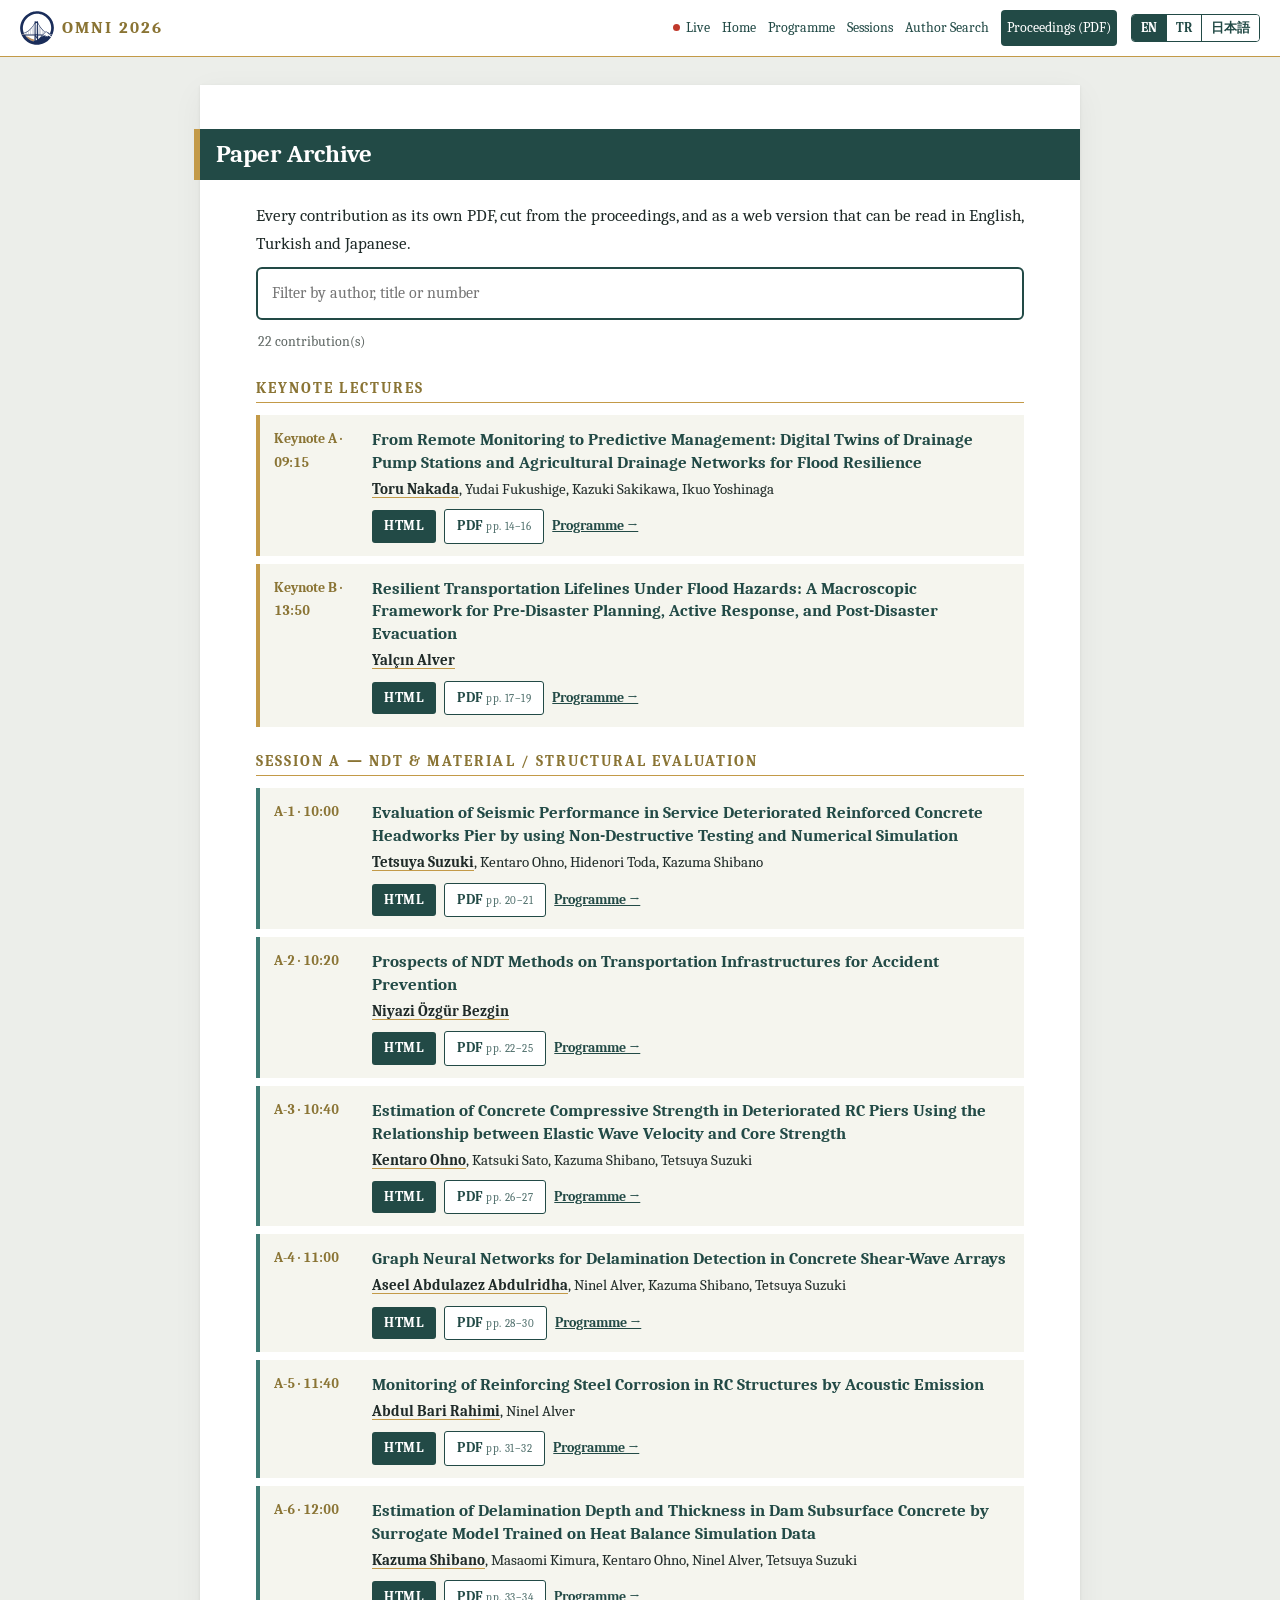
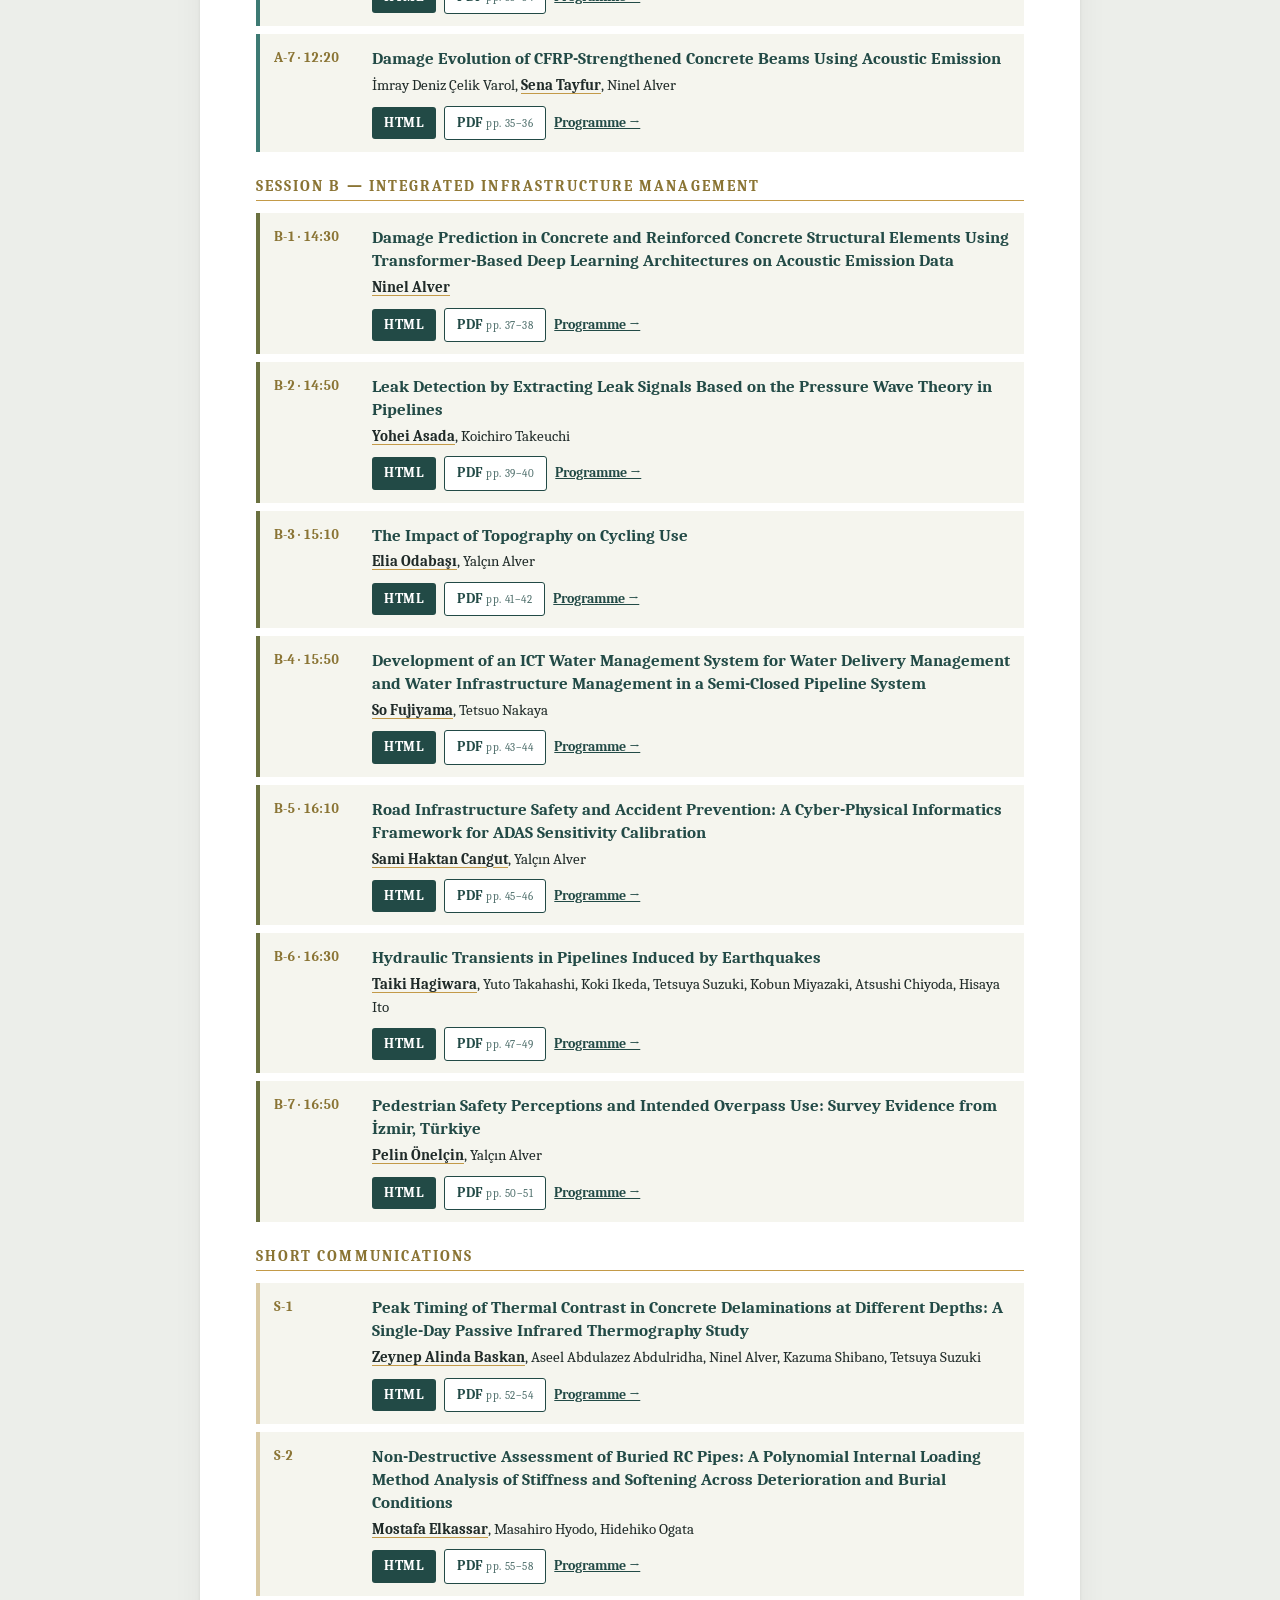
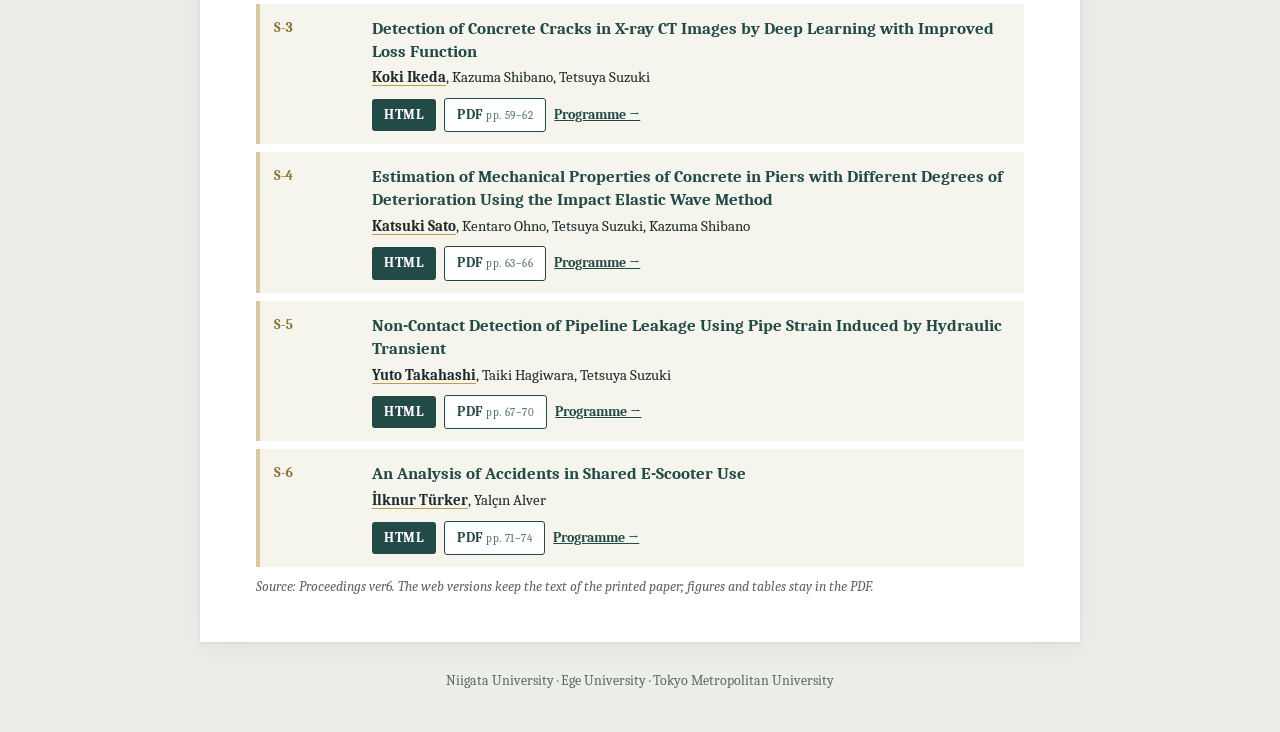
<file: archive/index.html>
<!doctype html>
<html lang="en">
<head>
<meta charset="utf-8">
<meta name="viewport" content="width=device-width, initial-scale=1">
<title>Paper Archive — OMNI 2026</title>
<meta name="description" content="OMNI 2026 paper archive: every keynote, oral presentation and short communication as its own PDF and as a web version in English, Turkish and Japanese.">
<link rel="icon" type="image/png" href="../favicon.png">
<link rel="preconnect" href="https://fonts.googleapis.com">
<link rel="preconnect" href="https://fonts.gstatic.com" crossorigin>
<link href="https://fonts.googleapis.com/css2?family=Caladea:ital,wght@0,400;0,700;1,400;1,700&family=Arimo:wght@400;700&display=swap" rel="stylesheet">
<link rel="stylesheet" href="../assets/style.css?v=20261024a">
</head>
<body data-title="_atitle">

<header class="runhead">
  <div class="in">
    <a class="brand" href="../"><img src="../assets/img/emblem.svg" alt="">OMNI 2026<small data-i18n="head.sub">JSPS Japan – TÜBİTAK Türkiye Bilateral Seminar · İzmir, Türkiye</small></a>
    <ul class="menu" id="menu">
      <li><a class="live" href="../#live" data-i18n="nav.live">Live</a></li>
      <li><a href="../" data-i18n="nav.home">Home</a></li>
      <li><a href="../#glance" data-i18n="nav.programme">Programme</a></li>
      <li><a href="../#sessions" data-i18n="nav.sessions">Sessions</a></li>
      <li><a href="../#search" data-i18n="nav.search">Author Search</a></li>
      <li><a class="pdf" href="../proceedings/" data-i18n="nav.pdf">Proceedings (PDF)</a></li>
    </ul>
    <div class="lang" role="group" aria-label="Language">
      <button type="button" data-lang="en" aria-pressed="true">EN</button><button type="button" data-lang="tr" aria-pressed="false">TR</button><button type="button" data-lang="ja" aria-pressed="false">日本語</button>
    </div>
    <button class="burger" aria-expanded="false" aria-controls="menu">☰<span class="lbl"> Menu</span></button>
  </div>
</header>

<main>
<article class="page">
  <h1 class="bar" data-i18n="ar.title">Paper Archive</h1>
  <p data-i18n="ar.lead">Every contribution as its own PDF, cut from the proceedings, and as a web version that can be read in English, Turkish and Japanese.</p>
  <input id="ar-q" type="search" autocomplete="off" spellcheck="false" data-i18n-ph="ar.ph" placeholder="Filter by author, title or number" aria-label="Filter papers">
  <div class="sr-meta" id="ar-meta" aria-live="polite"></div>
  <div id="ar-list"></div>
  <p class="note" data-i18n="ar.note">Source: Proceedings ver6. The web versions keep the text of the printed paper; figures and tables stay in the PDF.</p>
</article>
</main>

<footer data-i18n="f.unis">Niigata University · Ege University · Tokyo Metropolitan University</footer>

<script src="../assets/i18n.js?v=20261024a"></script>
<script src="../assets/secure.js?v=20261024a"></script>
<script src="../assets/app.js?v=20261024a"></script>
<script src="../assets/papers.js?v=20261024a"></script>
<script src="../assets/archive.js?v=20261024a"></script>
</body>
</html>
</file>
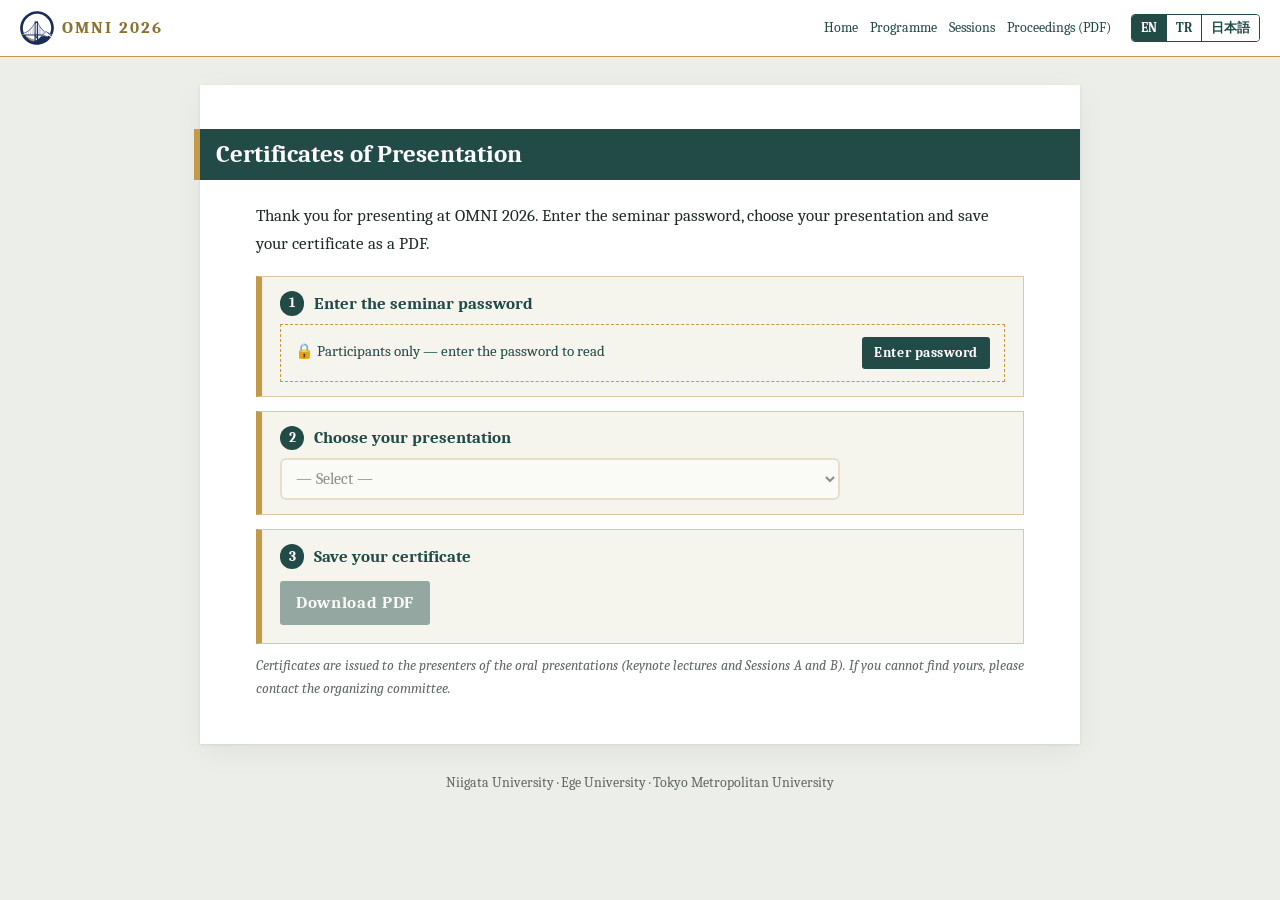
<file: certificates/index.html>
<!doctype html>
<html lang="en">
<head>
<meta charset="utf-8">
<meta name="viewport" content="width=device-width, initial-scale=1">
<title>Certificates of Presentation — OMNI 2026</title>
<meta name="description" content="OMNI 2026 Certificates of Presentation — JSPS Japan–Türkiye Bilateral Seminar, İzmir, 29–30 September 2026.">
<link rel="icon" type="image/png" href="../favicon.png">
<link rel="preconnect" href="https://fonts.googleapis.com">
<link rel="preconnect" href="https://fonts.gstatic.com" crossorigin>
<link href="https://fonts.googleapis.com/css2?family=Caladea:ital,wght@0,400;0,700;1,400;1,700&display=swap" rel="stylesheet">
<link rel="stylesheet" href="../assets/style.css?v=20261024a">
</head>
<!-- The certificates are published encrypted at certificates/<code>.pdf.enc (tools/encrypt.mjs). -->
<body data-title="_ctitle">

<header class="runhead">
  <div class="in">
    <a class="brand" href="../"><img src="../assets/img/emblem.svg" alt="">OMNI 2026<small data-i18n="head.sub">JSPS Japan – TÜBİTAK Türkiye Bilateral Seminar · İzmir, Türkiye</small></a>
    <ul class="menu" id="menu">
      <li><a href="../" data-i18n="nav.home">Home</a></li>
      <li><a href="../#glance" data-i18n="nav.programme">Programme</a></li>
      <li><a href="../#sessions" data-i18n="nav.sessions">Sessions</a></li>
      <li><a href="../proceedings/" data-i18n="nav.pdf">Proceedings (PDF)</a></li>
    </ul>
    <div class="lang" role="group" aria-label="Language">
      <button type="button" data-lang="en" aria-pressed="true">EN</button><button type="button" data-lang="tr" aria-pressed="false">TR</button><button type="button" data-lang="ja" aria-pressed="false">日本語</button>
    </div>
    <button class="burger" aria-expanded="false" aria-controls="menu">☰<span class="lbl"> Menu</span></button>
  </div>
</header>

<main>
<article class="page">
  <h1 class="bar" data-i18n="c.title">Certificates of Presentation</h1>
  <p style="text-align:left" data-i18n="c.lead">Thank you for presenting at OMNI 2026. Enter the seminar password, choose your presentation and save your certificate as a PDF.</p>

  <ol class="cert-steps">
    <li>
      <h3><span>1</span> <b data-i18n="c.s1">Enter the seminar password</b></h3>
      <div id="cert-lock"></div>
      <p class="cert-ok" id="cert-ok" hidden data-i18n="c.ok">✓ Unlocked</p>
    </li>
    <li>
      <h3><span>2</span> <b data-i18n="c.s2">Choose your presentation</b></h3>
      <select id="cert-pick" disabled aria-label="Presentation">
        <option value="" data-i18n="c.pick">— Select —</option>
      </select>
    </li>
    <li>
      <h3><span>3</span> <b data-i18n="c.s3">Save your certificate</b></h3>
      <p class="cert-who" id="cert-who"></p>
      <button class="btn" id="cert-dl" type="button" disabled data-i18n="c.dl">Download PDF</button>
      <a class="btn line" id="cert-open" hidden target="_blank" rel="noopener" data-i18n="c.open">Open PDF</a>
      <p class="sec-err" id="cert-err" hidden data-i18n="c.err">The certificate could not be loaded. Please try again.</p>
    </li>
  </ol>
  <p class="note" data-i18n="c.note">Certificates are issued to the presenters of the oral presentations (keynote lectures and Sessions A and B). If you cannot find yours, please contact the organizing committee.</p>
</article>
</main>

<footer data-i18n="f.unis">Niigata University · Ege University · Tokyo Metropolitan University</footer>

<script src="../assets/i18n.js?v=20261024a"></script>
<script src="../assets/secure.js?v=20261024a"></script>
<script src="../assets/app.js?v=20261024a"></script>
<script src="../assets/papers.js?v=20261024a"></script>
<script src="../assets/certificates.js?v=20261024a"></script>
</body>
</html>
</file>
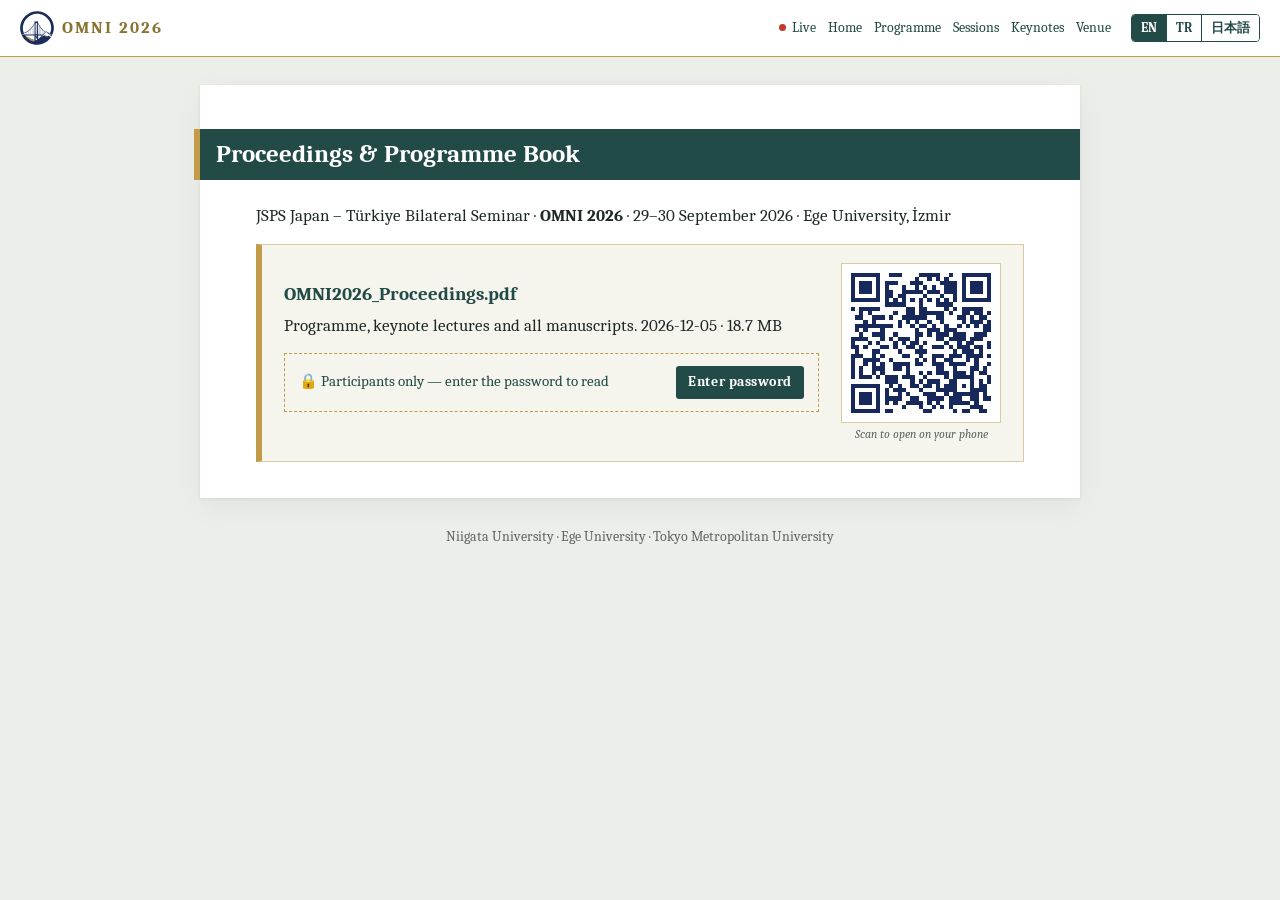
<file: proceedings/index.html>
<!doctype html>
<html lang="en">
<head>
<meta charset="utf-8">
<meta name="viewport" content="width=device-width, initial-scale=1">
<title>Proceedings &amp; Programme Book — OMNI 2026</title>
<meta name="description" content="OMNI 2026 Proceedings &amp; Programme Book (PDF) — JSPS Japan–Türkiye Bilateral Seminar, İzmir, 29–30 September 2026.">
<link rel="icon" type="image/png" href="../favicon.png">
<link rel="preconnect" href="https://fonts.googleapis.com">
<link rel="preconnect" href="https://fonts.gstatic.com" crossorigin>
<link href="https://fonts.googleapis.com/css2?family=Caladea:ital,wght@0,400;0,700;1,400;1,700&display=swap" rel="stylesheet">
<link rel="stylesheet" href="../assets/style.css?v=20261024a">
</head>
<!-- The book is published encrypted at proceedings/OMNI2026_Proceedings.pdf.enc (tools/encrypt.mjs); the URL and QR code stay the same. -->
<body data-pdf="OMNI2026_Proceedings.pdf" data-title="_ptitle">

<header class="runhead">
  <div class="in">
    <a class="brand" href="../"><img src="../assets/img/emblem.svg" alt="">OMNI 2026<small data-i18n="head.sub">JSPS Japan – TÜBİTAK Türkiye Bilateral Seminar · İzmir, Türkiye</small></a>
    <ul class="menu" id="menu">
      <li><a class="live" href="../#live" data-i18n="nav.live">Live</a></li>
      <li><a href="../" data-i18n="nav.home">Home</a></li>
      <li><a href="../#glance" data-i18n="nav.programme">Programme</a></li>
      <li><a href="../#sessions" data-i18n="nav.sessions">Sessions</a></li>
      <li><a href="../#keynotes" data-i18n="nav.keynotes">Keynotes</a></li>
      <li><a href="../#venue" data-i18n="nav.venue">Venue</a></li>
    </ul>
    <div class="lang" role="group" aria-label="Language">
      <button type="button" data-lang="en" aria-pressed="true">EN</button><button type="button" data-lang="tr" aria-pressed="false">TR</button><button type="button" data-lang="ja" aria-pressed="false">日本語</button>
    </div>
    <button class="burger" aria-expanded="false" aria-controls="menu">☰<span class="lbl"> Menu</span></button>
  </div>
</header>

<main>
<article class="page">
  <h1 class="bar" data-i18n="p.title">Proceedings &amp; Programme Book</h1>
  <p style="text-align:left" data-i18n="p.meta">JSPS Japan – Türkiye Bilateral Seminar · <b>OMNI 2026</b> · 29–30 September 2026 · Ege University, İzmir</p>

  <!-- Until the PDF is uploaded -->
  <div class="pending" data-when="soon" style="margin-top:14px">
    <div class="tag" data-i18n="p.tag">COMING SOON</div><br>
    <b style="color:var(--teal);font-size:1.15rem" data-i18n="p.soonT">The proceedings will be available here soon.</b>
    <p style="text-align:center" data-i18n="p.soonP">Once released, the PDF can be viewed and downloaded from this page and via the QR code.</p>
    <img src="../assets/qr/proceedings-qr.svg" alt="QR code for this page">
    <div class="note" data-i18n="p.qrSoon">This QR code will be activated when the PDF is released</div>
    <a class="btn line" style="margin-top:16px" href="../#glance" data-i18n="p.back">View the programme</a>
  </div>

  <!-- When the PDF exists -->
  <div data-when="ready" hidden>
    <div class="pbox" style="margin-top:14px">
      <div>
        <h3>OMNI2026_Proceedings.pdf</h3>
        <p><span data-i18n="p.desc">Programme, keynote lectures and all manuscripts.</span> <span id="pdf-info"></span></p>
        <div id="pdf-lock"></div>
        <a class="btn" id="pdf-open" hidden target="_blank" rel="noopener" data-i18n="p.open">Open PDF</a>
        <a class="btn line" id="pdf-dl" hidden download="OMNI2026_Proceedings.pdf" data-i18n="p.dl">Download</a>
      </div>
      <figure>
        <img src="../assets/qr/proceedings-qr.svg" alt="QR code for this page">
        <figcaption data-i18n="pbox.qrReady">Scan to open on your phone</figcaption>
      </figure>
    </div>
    <iframe class="viewer" id="viewer" hidden title="OMNI 2026 Proceedings PDF" style="margin-top:20px"></iframe>
  </div>
</article>
</main>

<footer data-i18n="f.unis">Niigata University · Ege University · Tokyo Metropolitan University</footer>

<script src="../assets/i18n.js?v=20261024a"></script>
<script src="../assets/secure.js?v=20261024a"></script>
<script src="../assets/app.js?v=20261024a"></script>
</body>
</html>
</file>
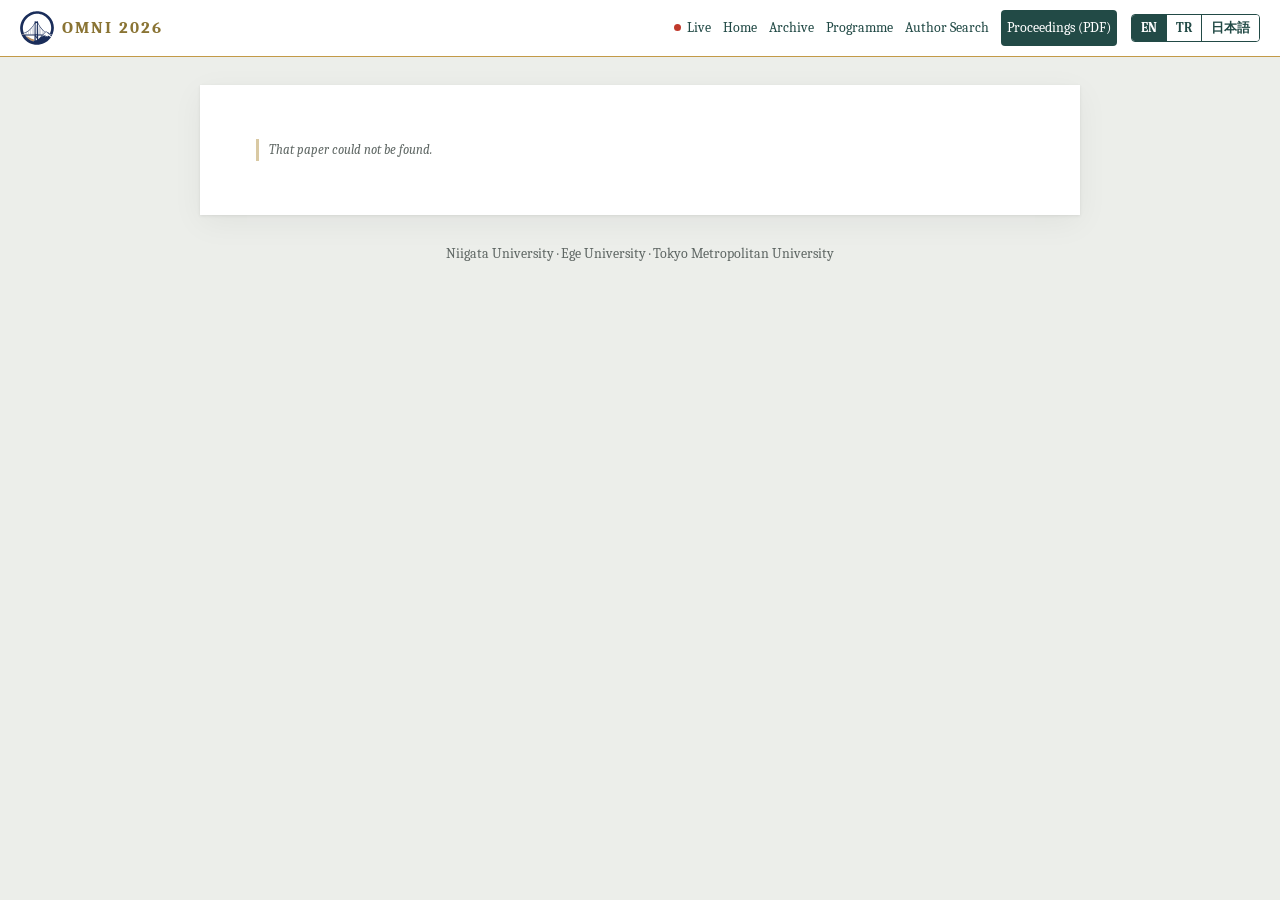
<file: archive/paper.html>
<!doctype html>
<html lang="en">
<head>
<meta charset="utf-8">
<meta name="viewport" content="width=device-width, initial-scale=1">
<title>Paper — OMNI 2026</title>
<meta name="description" content="OMNI 2026 paper: web version and the PDF of this contribution only.">
<link rel="icon" type="image/png" href="../favicon.png">
<link rel="preconnect" href="https://fonts.googleapis.com">
<link rel="preconnect" href="https://fonts.gstatic.com" crossorigin>
<link href="https://fonts.googleapis.com/css2?family=Caladea:ital,wght@0,400;0,700;1,400;1,700&family=Arimo:wght@400;700&display=swap" rel="stylesheet">
<link rel="stylesheet" href="../assets/style.css?v=20261024a">
</head>
<body>

<header class="runhead">
  <div class="in">
    <a class="brand" href="../"><img src="../assets/img/emblem.svg" alt="">OMNI 2026<small data-i18n="head.sub">JSPS Japan – TÜBİTAK Türkiye Bilateral Seminar · İzmir, Türkiye</small></a>
    <ul class="menu" id="menu">
      <li><a class="live" href="../#live" data-i18n="nav.live">Live</a></li>
      <li><a href="../" data-i18n="nav.home">Home</a></li>
      <li><a href="./" data-i18n="nav.archive">Archive</a></li>
      <li><a href="../#glance" data-i18n="nav.programme">Programme</a></li>
      <li><a href="../#search" data-i18n="nav.search">Author Search</a></li>
      <li><a class="pdf" href="../proceedings/" data-i18n="nav.pdf">Proceedings (PDF)</a></li>
    </ul>
    <div class="lang" role="group" aria-label="Language">
      <button type="button" data-lang="en" aria-pressed="true">EN</button><button type="button" data-lang="tr" aria-pressed="false">TR</button><button type="button" data-lang="ja" aria-pressed="false">日本語</button>
    </div>
    <button class="burger" aria-expanded="false" aria-controls="menu">☰<span class="lbl"> Menu</span></button>
  </div>
</header>

<main>
<article class="page paper" id="paper">
  <p class="pv-loading" data-i18n="pv.loading">Loading…</p>
</article>
</main>

<footer data-i18n="f.unis">Niigata University · Ege University · Tokyo Metropolitan University</footer>

<script src="../assets/i18n.js?v=20261024a"></script>
<script src="../assets/secure.js?v=20261024a"></script>
<script src="../assets/app.js?v=20261024a"></script>
<script src="../assets/papers.js?v=20261024a"></script>
<script src="../assets/paper-view.js?v=20261024a"></script>
</body>
</html>
</file>
<file: assets/style.css>
/* OMNI 2026 — styled after the Proceedings & Programme Book */
:root{
  --teal:#224a46;       /* section title bars, table headers */
  --teal-2:#3d7a73;     /* Session A, keynote tabs */
  --olive:#6b7140;      /* Session B */
  --gold:#c39a48;       /* accents, day bars */
  --gold-ink:#8a7434;   /* gold subheads on white */
  --ink:#1f2a28;
  --muted:#5f6764;
  --rule:#d9c9a3;
  --row:#eef2ef;
  --row-2:#f5f5ee;
  --paper:#ffffff;
  --desk:#eceeea;
  --page:880px;
}
*{box-sizing:border-box}
html{scroll-behavior:smooth;scroll-padding-top:64px}
body{margin:0;background:var(--desk);color:var(--ink);font:17px/1.65 Caladea,Cambria,Georgia,serif;-webkit-font-smoothing:antialiased}
html[lang="ja"] body{font-family:Caladea,"Noto Serif JP","Hiragino Mincho ProN","Yu Mincho",serif;line-height:1.8}
html[lang="ja"] p{text-align:left}
img{max-width:100%;display:block}
a{color:var(--teal)}
p{margin:.55em 0;text-align:justify;hyphens:auto}
h1,h2,h3,h4{margin:0;line-height:1.25}
[hidden]{display:none!important}

/* ---------- running header / nav ---------- */
.runhead{position:sticky;top:0;z-index:50;background:rgba(255,255,255,.96);backdrop-filter:blur(6px);border-bottom:1px solid var(--gold)}
.runhead .in{max-width:1400px;margin:0 auto;padding-inline:20px;height:56px;display:flex;align-items:center;gap:14px}
.runhead .brand{display:flex;align-items:center;gap:8px;font-weight:700;letter-spacing:.12em;color:var(--gold-ink);text-decoration:none;white-space:nowrap}
.runhead .brand img{width:34px;height:34px}
.runhead .brand small{font-weight:400;letter-spacing:0;color:var(--muted);margin-left:4px;font-size:.88rem}
.menu{display:flex;list-style:none;margin:0 0 0 auto;padding:0;gap:0}
.menu a{display:block;padding:6px 6px;color:var(--teal);text-decoration:none;font-size:.9rem;border-radius:4px;white-space:nowrap}
.menu a:hover{background:var(--row)}
.menu a.pdf{background:var(--teal);color:#fff;margin-left:6px}
.menu a.pdf:hover{background:var(--teal-2)}
.lang{display:flex;border:1px solid var(--teal);border-radius:4px;overflow:hidden;flex:none}
.lang button{font:inherit;font-size:.8rem;font-weight:700;background:#fff;color:var(--teal);border:0;padding:5px 9px;cursor:pointer;line-height:1.2}
.lang button+button{border-left:1px solid var(--teal)}
.lang button[aria-pressed="true"]{background:var(--teal);color:#fff}
.burger{display:none;background:none;border:1px solid var(--rule);border-radius:6px;padding:6px 10px;font:inherit;color:var(--teal);cursor:pointer;flex:none}
/* header never overlaps: items keep their width, and app.js measures the bar —
   .nosub hides the subtitle, .compact folds the menu into the ☰ button (any language, any width) */
.runhead .brand,.runhead .menu{flex:none}
.runhead.nosub .brand small{display:none}
.runhead.compact .burger{display:block}
.runhead.compact .lang{margin-left:auto}
.runhead.compact .menu{display:none;position:absolute;top:56px;left:0;right:0;flex-direction:column;background:#fff;border-bottom:2px solid var(--gold);padding:8px 16px 14px;box-shadow:0 10px 20px rgba(0,0,0,.08);max-height:calc(100vh - 56px);overflow:auto}
.runhead.compact .menu.open{display:flex}
.runhead.compact .menu a{padding:11px 6px;border-bottom:1px solid var(--row);font-size:1rem}
.runhead.compact .menu a.pdf{margin:10px 0 0;text-align:center}

/* ---------- page (paper) ---------- */
.page{max-width:var(--page);margin:28px auto;background:var(--paper);box-shadow:0 1px 3px rgba(0,0,0,.08),0 8px 30px rgba(0,0,0,.05);padding:44px 56px 36px}
.page-foot{margin-top:34px;text-align:right;font-size:.78rem;color:var(--muted)}
.page-foot b{color:var(--gold-ink);margin-left:8px}

/* section title bar */
.bar{background:var(--teal);color:#fff;border-left:6px solid var(--gold);padding:10px 16px;margin:0 -56px 22px -62px;font-size:1.55rem;font-weight:700}
/* gold small-caps subhead */
.sub{color:var(--gold-ink);font-size:.92rem;font-weight:700;letter-spacing:.14em;text-transform:uppercase;border-bottom:1px solid var(--gold);padding-bottom:4px;margin:26px 0 12px}
.sub.teal{color:var(--teal-2);border-color:var(--teal-2)}
.note{font-size:.88rem;color:var(--muted);font-style:italic}

/* ---------- cover ---------- */
.cover{text-align:center;padding-top:30px}
.cover .logo{margin:0 auto 18px;max-width:560px;width:100%}
.cover .jsps{background:var(--teal);color:#fff;font-weight:700;letter-spacing:.14em;font-size:1.25rem;line-height:1.3;padding:8px 12px;margin:0 auto}
.cover .book{color:var(--gold-ink);letter-spacing:.2em;font-weight:700;margin:16px 0 0;padding-bottom:12px;border-bottom:1px solid var(--gold)}
.cover .theme-l{color:var(--gold);letter-spacing:.2em;font-size:.78rem;font-weight:700;margin-top:26px}
.cover .theme{font-style:italic;color:var(--teal);font-size:1.3rem;line-height:1.4;margin-top:4px}
.cover .date{font-size:1.75rem;font-weight:700;color:var(--teal);margin-top:30px}
.cover .venue{font-weight:700}
.cover .where{color:var(--muted)}
.cover .org{margin-top:34px;padding-top:14px;border-top:1px solid var(--gold-ink);font-size:.95rem}
.cover .org .l{color:var(--gold);letter-spacing:.2em;font-size:.75rem;font-weight:700}
.cover .org b{color:var(--teal)}
.cover .org small{display:block;color:var(--muted)}

.stats{display:grid;grid-template-columns:repeat(4,1fr);background:var(--teal);margin:30px 0 0}
.stats div{text-align:center;padding:10px 6px;border-right:1px solid rgba(255,255,255,.25)}
.stats div:last-child{border-right:0}
.stats b{display:block;color:var(--gold);font-size:1.8rem;line-height:1.1}
.stats span{color:#fff;font-size:.68rem;letter-spacing:.14em;text-transform:uppercase;font-weight:700}
html[lang="ja"] .stats span{letter-spacing:.02em}

/* scalable logo: emblem (SVG) + live text, sized to its own width */
:root{--logo-font:Arimo,"Helvetica Neue",Helvetica,Arial,sans-serif}
.brandmark{container-type:inline-size;max-width:640px;margin:10px auto 22px;color:#16295a;font-family:var(--logo-font);text-align:center;line-height:1}
.bm-word{display:flex;align-items:center;justify-content:center;max-width:100%}
.bm-o{width:20cqi;height:auto;flex:none;margin-right:1cqi}
.bm-mni{font-weight:700;font-size:24cqi;letter-spacing:-.02em;line-height:.76}
.bm-year{font-weight:400;font-size:11cqi;color:#b58a4e;margin-left:4.5cqi;letter-spacing:0}
.bm-title{font-weight:700;font-size:clamp(13px,3.9cqi,25px);line-height:1.25;margin-top:5cqi;text-wrap:balance}
.bm-date{display:flex;align-items:center;justify-content:center;gap:3cqi;font-weight:700;font-size:clamp(10.5px,3.1cqi,19px);margin-top:4cqi}
.bm-date::before,.bm-date::after{content:"";flex:0 1 14cqi;height:max(2px,.4cqi);background:#48577f;border-radius:2px}
.bm-date span{white-space:nowrap;flex:none}
.bm-sky{display:block;width:100%;height:auto;margin-top:1.5cqi}
html[lang="ja"] .bm-date{font-family:var(--logo-font),"Hiragino Sans","Noto Sans JP",sans-serif}
@container (max-width:420px){
  .bm-title br{display:none}
  .bm-title{font-size:clamp(12.5px,4.1cqi,18px)}
  .bm-date{font-size:clamp(10px,3.05cqi,14px)}
  .bm-date::before,.bm-date::after{flex-basis:6cqi}
}
/* vector logos (SVG with embedded font) */
.logo-svg{max-width:640px;margin:12px auto 0}
.logo-svg svg,.logo-svg img{display:block;width:100%;height:auto}
.cover-sky{display:block;width:100%;max-width:640px;height:auto;margin:2px auto 22px}
/* skyline hotspots: Bosphorus Bridge (left) and Mount Fuji (right) */
.sky{position:relative;max-width:640px;margin:2px auto 22px}
.sky .cover-sky{margin:0;max-width:none}
.spot{position:absolute;top:4%;height:92%;border-radius:10px;outline:2px dashed transparent;outline-offset:-2px;transition:background-color .2s,outline-color .2s}
.spot-bridge{left:1%;width:54%}
.spot-fuji{left:57%;width:42%}
.spot:hover,.spot:focus-visible,.spot.show{background:radial-gradient(ellipse at 50% 45%,rgba(195,154,72,.16),rgba(22,41,90,.04) 70%);outline-color:rgba(22,41,90,.3)}
/* pulsing markers on the bridge tower and the summit of Mount Fuji */
.spot::before{content:"";position:absolute;width:12px;height:12px;margin:-6px 0 0 -6px;border-radius:50%;background:var(--gold);border:2px solid #fff;animation:ping 2.2s ease-out infinite;pointer-events:none}
.spot-bridge::before{left:30%;top:9%}
.spot-fuji::before{left:52%;top:12%;animation-delay:1.1s}
.spot:hover::before,.spot.show::before{animation:none;background:#16295a}
@keyframes ping{0%{box-shadow:0 0 0 0 rgba(195,154,72,.7)}70%{box-shadow:0 0 0 16px rgba(195,154,72,0)}100%{box-shadow:0 0 0 0 rgba(195,154,72,0)}}
/* on devices with a mouse the note follows the cursor */
.spot.follow .tip{right:auto;bottom:auto;transform:translateX(-50%);transition:opacity .15s,visibility .15s}
.spot.follow .tip::after{left:var(--ax,50%);right:auto;margin-left:-7px}
.sky-hint{font-size:.78rem;color:var(--muted);font-style:italic;text-align:center;margin:-16px 0 20px}
.tip{position:absolute;bottom:calc(100% + 10px);width:max-content;max-width:min(320px,82vw);background:#16295a;color:#fff;font:700 .86rem/1.45 var(--logo-font),"Hiragino Sans","Noto Sans JP",sans-serif;padding:9px 13px;border-radius:6px;text-align:left;opacity:0;visibility:hidden;transform:translateY(4px);transition:opacity .15s,transform .15s,visibility .15s;pointer-events:none;z-index:5;box-shadow:0 6px 18px rgba(0,0,0,.22)}
.tip small{display:block;font-weight:400;opacity:.8;margin-top:3px}
.tip::after{content:"";position:absolute;top:100%;border:7px solid transparent;border-top-color:#16295a}
.spot-bridge .tip{left:8%}
.spot-bridge .tip::after{left:22px}
.spot-fuji .tip{right:6%}
.spot-fuji .tip::after{right:22px}
.spot:hover .tip,.spot:focus-visible .tip,.spot.show .tip{opacity:1;visibility:visible;transform:none}
.unis-svg{max-width:470px;margin:12px auto 14px}
.unis-svg svg,.unis-svg img{display:block;width:100%;height:auto}
/* organizer logos with live names */
.cover .org .unis{display:flex;align-items:center;justify-content:center;gap:clamp(12px,4vw,30px);margin:10px auto 14px}
.uni{display:flex;align-items:center;gap:clamp(8px,2.2vw,16px)}
.uni img{height:clamp(52px,11vw,84px);width:auto}
.uni span{font-family:var(--logo-font);font-weight:700;color:#1b2a5e;font-size:clamp(16px,4.2vw,28px);line-height:1.1;text-align:left}
.uni-sep{width:2px;align-self:stretch;background:#c9ccd6}

/* proceedings download box */
.pbox{display:grid;grid-template-columns:1fr 160px;gap:22px;align-items:center;border:1px solid var(--rule);border-left:6px solid var(--gold);background:var(--row-2);padding:18px 22px;margin-top:26px;text-align:left}
.pbox h3{color:var(--teal);font-size:1.2rem}
.pbox p{margin:.3em 0 .8em;text-align:left}
.pbox figure{margin:0}
.pbox img{width:160px;height:160px;background:#fff;border:1px solid var(--rule)}
.pbox.soon img{opacity:.35}
.pbox figcaption{font-size:.74rem;color:var(--muted);text-align:center;margin-top:4px;line-height:1.35}
.btn{display:inline-block;background:var(--teal);color:#fff;text-decoration:none;padding:8px 16px;font-weight:700;letter-spacing:.04em;border-radius:3px;margin:4px 6px 4px 0}
.btn:hover{background:var(--teal-2)}
.btn.line{background:#fff;color:var(--teal);border:1px solid var(--teal)}
.btn.off{background:#fff;color:var(--gold-ink);border:1px dashed var(--gold);cursor:default}
.btn.off:hover{background:#fff}

/* ---------- tables ---------- */
.tbl{width:100%;border-collapse:collapse;font-size:.95rem}
.tbl th{background:var(--teal);color:#fff;text-align:left;font-size:.78rem;letter-spacing:.14em;text-transform:uppercase;padding:7px 10px}
.tbl td{padding:8px 10px;vertical-align:top}
.tbl tr:nth-child(even) td{background:var(--row)}
.tbl .t{font-weight:700;color:var(--gold-ink);white-space:nowrap;font-variant-numeric:tabular-nums}
.tbl .i{font-weight:700;color:var(--teal)}
.tbl .r{font-size:.88rem;color:var(--muted)}
.tbl tr.sa .i{color:var(--teal-2)}
.tbl tr.sb .i{color:var(--olive)}
.tbl tr.brk td{color:var(--muted);font-style:italic}
.daybar{background:var(--gold);color:var(--teal);font-weight:700;letter-spacing:.1em;text-transform:uppercase;padding:7px 14px;margin:24px -14px 10px -20px;font-size:.95rem}
.daybar span{text-transform:none;letter-spacing:0;font-weight:400;font-size:.88rem;margin-left:6px}

/* ---------- programme by session ---------- */
.blk{display:grid;grid-template-columns:130px 150px 1fr;gap:6px 14px;background:var(--row-2);padding:10px 12px;margin:10px 0}
.blk .t{font-weight:700;color:var(--gold-ink);font-variant-numeric:tabular-nums}
.blk .i{font-weight:700;color:var(--teal)}
.blk .c{font-size:.95rem}
.blk .c em{display:block;color:var(--teal-2)}
.sess{margin-top:26px}
.sess-h{display:flex;justify-content:space-between;gap:12px;flex-wrap:wrap;background:var(--teal-2);color:#fff;padding:10px 14px}
.sess.b .sess-h{background:var(--olive)}
.sess-h h3{font-size:1.25rem;letter-spacing:.1em}
.sess-h h3 small{display:block;letter-spacing:0;font-size:.9rem;font-weight:700}
.sess-h .ch{text-align:right;font-size:.88rem}
.sess-h .ch b{display:block;font-size:1.15rem}
.talk{display:grid;grid-template-columns:64px 1fr;gap:12px;padding:10px 14px;border-bottom:1px dotted #cfd6d2}
.talk:nth-child(odd){background:var(--row)}
.talk .id{font-weight:700;color:var(--teal-2);line-height:1.3}
.sess.b .talk .id{color:var(--olive)}
.talk .id span{display:block;color:var(--gold-ink);font-variant-numeric:tabular-nums}
.talk .p{font-weight:700;color:var(--teal);font-size:1.02rem}
.talk .ti{color:var(--teal-2);line-height:1.35}
.sess.b .talk .ti{color:var(--olive)}
.talk .af{font-style:italic;color:var(--muted);font-size:.86rem}
.talk.brk{grid-template-columns:1fr;text-align:center;color:var(--gold-ink);font-weight:700;background:#fff}
.online{font-style:italic;font-weight:400;font-size:.85rem;color:var(--muted)}
.tba{font-style:italic;color:var(--muted)}

/* ---------- keynotes ---------- */
.ktab{display:flex;align-items:center;flex-wrap:wrap;gap:10px;background:var(--teal-2);margin-top:30px;padding:6px 12px 6px 0}
.ktab b{color:#fff;letter-spacing:.14em;padding:6px 14px;font-size:.95rem;background:rgba(0,0,0,.14)}
.ktab span{color:#f4dca9;font-weight:700;font-variant-numeric:tabular-nums}
.kn{display:grid;grid-template-columns:150px 1fr;gap:22px;margin-top:16px}
.kn img{width:150px;height:170px;object-fit:cover;border:1px solid var(--rule)}
.kn .nm{font-size:1.55rem;font-weight:700;color:var(--teal)}
.kn .af{font-style:italic;color:var(--muted);font-size:.92rem}
.kn .lec{color:var(--gold);letter-spacing:.16em;font-size:.75rem;font-weight:700;margin-top:10px}
.kn .lt{color:var(--teal-2);font-weight:700;font-size:1.1rem;line-height:1.35}
.box{border:1px dashed #c8d0cb;background:#fbfbf8;padding:12px 16px}
.box p{margin:.2em 0}
.chair{font-style:italic;color:var(--muted);font-size:.9rem;margin-top:10px}

/* ---------- organization ---------- */
.people{display:grid;grid-template-columns:1fr 1fr;gap:4px 28px}
.person{margin:6px 0 8px}
.person b{color:var(--teal);font-size:1.05rem}
.person div{font-size:.9rem;line-height:1.4}
.person i{display:block;color:var(--muted);font-size:.86rem}

/* ---------- lists, figures ---------- */
ul.dots{margin:0;padding-left:1.1rem}
ul.dots li{margin:.25em 0;line-height:1.45}
ul.dots li::marker{color:var(--gold)}
figure{margin:14px 0}
figcaption{font-style:italic;color:var(--gold-ink);font-size:.86rem;text-align:center;margin-top:6px}
.gal{display:grid;grid-template-columns:1fr 1fr;gap:10px}
.gal figure{margin:0}
.gal figure.w{grid-column:1/-1}
.gal img{width:100%;aspect-ratio:4/3;object-fit:cover}
.gal figure.w img{aspect-ratio:1500/576}
.two{display:grid;grid-template-columns:1fr 1fr;gap:22px}
.num{font-size:2.2rem;font-weight:700;color:var(--gold);line-height:1}
.chal h3{color:var(--teal);font-size:1.12rem;margin:4px 0 6px}
/* participants-only content: password dialog and locked notices */
.sec-modal{position:fixed;inset:0;z-index:200;background:rgba(15,22,35,.55);display:flex;align-items:center;justify-content:center;padding:16px}
.sec-box{background:#fff;max-width:420px;width:100%;padding:26px 26px 22px;border-top:5px solid var(--gold);box-shadow:0 20px 50px rgba(0,0,0,.3);text-align:center}
.sec-box h3{color:var(--teal);font-size:1.25rem;margin:6px 0 4px}
.sec-box p{text-align:center;margin:.4em 0 1em;font-size:.95rem}
.sec-icon{font-size:1.8rem;line-height:1}
.sec-box input[type=password]{display:block;width:100%;font:inherit;font-size:1.05rem;padding:10px 12px;border:2px solid var(--teal);border-radius:6px}
.sec-box input[type=password]:focus{outline:3px solid rgba(195,154,72,.5);outline-offset:1px}
.sec-rem{display:block;font-size:.86rem;color:var(--muted);margin:10px 0 2px;text-align:left}
.sec-err{color:#a4312b;font-weight:700;font-size:.9rem}
.sec-actions{display:flex;gap:10px;justify-content:center;margin-top:12px}
.sec-actions .btn{margin:0}
.sec-lock{display:flex;flex-wrap:wrap;align-items:center;gap:10px;justify-content:space-between;border:1px dashed var(--gold);background:var(--row-2);padding:12px 14px;margin:12px 0;font-size:.93rem;color:var(--teal);text-align:left}
.sec-lock .btn{margin:0}
.box .sec-lock{margin:0;border:0;background:none;padding:2px 0}
.pv-pdfview .viewer{display:block;margin:10px 0 6px}

/* paper archive list */
#ar-q{display:block;width:100%;font:inherit;font-size:1.02rem;color:var(--ink);padding:11px 14px;border:2px solid var(--teal);border-radius:6px;background:#fff;-webkit-appearance:none;appearance:none}
#ar-q:focus{outline:3px solid rgba(195,154,72,.5);outline-offset:1px}
.ar-item{display:grid;grid-template-columns:86px 1fr;gap:12px;padding:12px 14px;margin:8px 0;background:var(--row-2);border-left:4px solid var(--teal-2)}
.ar-item.g-B{border-color:var(--olive)}
.ar-item.g-keynote{border-color:var(--gold)}
.ar-item.g-S{border-color:var(--rule)}
.ar-id{font-weight:700;color:var(--gold-ink);font-variant-numeric:tabular-nums;font-size:.9rem}
.ar-links{margin-top:8px;display:flex;flex-wrap:wrap;gap:8px;align-items:center}
.btn.small{padding:5px 12px;font-size:.85rem;margin:0}

/* ---------- live translation ---------- */
.live-box{border-left-color:var(--teal-2)}
.live-box h3{display:flex;align-items:center;gap:9px}
.live-box .note{margin:10px 0 0;text-align:left}
.live-dot{width:10px;height:10px;flex:none;border-radius:50%;background:#c0392b;box-shadow:0 0 0 0 rgba(192,57,43,.55);animation:livePulse 1.9s ease-out infinite}
@keyframes livePulse{70%{box-shadow:0 0 0 9px rgba(192,57,43,0)}100%{box-shadow:0 0 0 0 rgba(192,57,43,0)}}
.menu a.live::before{content:"";display:inline-block;width:7px;height:7px;border-radius:50%;background:#c0392b;margin-right:6px;vertical-align:1px}
@media (prefers-reduced-motion:reduce){.live-dot{animation:none}}
.btn.small small{font-weight:400;opacity:.8}
.ar-prog{font-size:.85rem;font-weight:700;color:var(--teal)}
@media (max-width:640px){.ar-item{grid-template-columns:1fr;gap:4px}}

/* one paper, web version */
.paper .pv-back{display:inline-block;font-weight:700;font-size:.9rem;margin-bottom:10px}
.pv-head{font-size:.82rem;font-weight:700;letter-spacing:.06em;color:var(--gold-ink)}
.pv-title{font-size:clamp(1.3rem,3.4vw,1.9rem);color:var(--teal);margin:6px 0 10px;line-height:1.3}
.pv-authors{font-size:1rem;line-height:1.5}
.pv-authors .pr{font-weight:700;text-decoration:underline;text-decoration-color:var(--gold);text-underline-offset:3px}
.pv-authors small{color:var(--muted)}
.pv-aff{font-style:italic;color:var(--muted);font-size:.86rem;margin-top:3px}
.pv-actions{display:flex;flex-wrap:wrap;gap:10px;margin:16px 0 6px}
.pv-actions .btn{margin:0}
.pv-note{font-size:.84rem;color:var(--muted);font-style:italic;border-left:3px solid var(--rule);padding-left:10px;margin:10px 0 18px}
.pv-note:empty{display:none}
.pv-kw{font-size:.92rem;color:var(--muted)}
.pv-sec{color:var(--teal);font-size:1.08rem;margin:20px 0 4px}
/* equations and figure captions pulled out of the running text */
.pv-eq{display:block;margin:12px 0;padding:10px 14px;background:var(--row-2);border-left:3px solid var(--teal-2);font-family:"Cambria Math",Cambria,"Times New Roman",serif;font-size:1.04rem;overflow-x:auto;white-space:nowrap}
.pv-eq{display:flex;align-items:baseline;gap:14px;justify-content:space-between}
.pv-eqlink{flex:none;font-family:Caladea,Cambria,Georgia,serif;font-size:.76rem;font-weight:700;color:var(--gold-ink);text-decoration:none;white-space:nowrap}
.pv-eqlink:hover{text-decoration:underline}
.pv-cap{font-style:italic;color:var(--muted);font-size:.88rem;margin:6px 0 10px}
/* page images: the printed page, where equations and figures are intact */
.pv-pages{margin-top:26px}
.pv-pages .grid{display:grid;grid-template-columns:repeat(auto-fill,minmax(230px,1fr));gap:12px;margin-top:10px}
.pv-pages figure{margin:0}
.pv-pages img{width:100%;height:auto;border:1px solid var(--rule);background:#fff;cursor:zoom-in}
.pv-pages figcaption{font-size:.78rem;color:var(--muted);text-align:center;margin-top:3px}
.pv-zoom{position:fixed;inset:0;z-index:100;background:rgba(15,22,35,.88);display:flex;align-items:center;justify-content:center;padding:16px;cursor:zoom-out}
.pv-zoom img{max-width:100%;max-height:100%;background:#fff;box-shadow:0 10px 40px rgba(0,0,0,.4)}
.pv-refs{font-size:.9rem;line-height:1.5;padding-left:1.4rem}
.pv-refs li{margin:.3em 0}
.pv-loading{color:var(--muted);font-style:italic}

/* live "Now!!" bar during the seminar */
.now-bar{position:sticky;top:56px;z-index:40;display:flex;align-items:stretch;background:var(--teal);color:#fff;padding:0;border-bottom:2px solid var(--gold);font-size:.95rem}
.now-main{flex:1 1 auto;min-width:0;display:flex;align-items:baseline;gap:10px;flex-wrap:wrap;color:#fff;text-decoration:none;padding:8px 14px 8px 20px}
.now-main:hover{background:var(--teal-2);color:#fff}
.now-live{flex:none;display:flex;align-items:center;gap:8px;background:#fff;color:var(--teal);text-decoration:none;font-weight:700;font-size:.85rem;white-space:nowrap;padding:0 18px;border-left:2px solid var(--gold)}
.now-live:hover{background:var(--row)}
.now-live .narrow{display:none}
.now-live::before{content:"";width:8px;height:8px;border-radius:50%;background:#c0392b;flex:none;box-shadow:0 0 0 0 rgba(192,57,43,.6);animation:livePulse 1.9s ease-out infinite}
.now-tag{background:var(--gold);color:#1e1c10;font-weight:700;letter-spacing:.08em;padding:2px 10px;border-radius:99px;font-size:.8rem;white-space:nowrap;animation:nowpulse 2.4s ease-in-out infinite}
.now-tag.soon{background:#fff;color:var(--teal);animation:none}
.now-tag.done{background:rgba(255,255,255,.18);color:#fff;animation:none}
.now-bar b{color:var(--gold);font-size:1.05rem}
.now-time{font-variant-numeric:tabular-nums;opacity:.85;white-space:nowrap}
.now-title{flex:1 1 auto;min-width:0;overflow:hidden;text-overflow:ellipsis;white-space:nowrap}
.now-next{margin-left:auto;font-size:.85rem;opacity:.85;white-space:nowrap}
@keyframes nowpulse{0%,100%{box-shadow:0 0 0 0 rgba(195,154,72,.7)}50%{box-shadow:0 0 0 8px rgba(195,154,72,0)}}
/* the entry running right now, highlighted in the programme */
.talk.is-now,.ktab.is-now{position:relative;background:#fbf3df;box-shadow:inset 3px 0 0 var(--gold)}
.talk.is-now::after,.ktab.is-now::after{content:"NOW";position:absolute;right:8px;top:6px;background:var(--gold);color:#1e1c10;font:700 .68rem/1 Arimo,sans-serif;letter-spacing:.08em;padding:3px 7px;border-radius:99px}
@media (max-width:640px){
  .now-bar{font-size:.86rem;padding:0}
  .now-main{padding:7px 0 7px 12px;gap:7px}
  .now-live{padding:0 12px;font-size:.8rem}
  .now-live .wide{display:none}
  .now-live .narrow{display:inline}
  .now-next{display:none}
}

/* author search */
#sr-q{display:block;width:100%;font:inherit;font-size:1.05rem;color:var(--ink);padding:12px 14px 12px 46px;border:2px solid var(--teal);border-radius:6px;background:#fff url("data:image/svg+xml,%3Csvg xmlns='http://www.w3.org/2000/svg' viewBox='0 0 24 24' fill='none' stroke='%23224a46' stroke-width='2.4' stroke-linecap='round'%3E%3Ccircle cx='10.5' cy='10.5' r='6.5'/%3E%3Cpath d='M15.5 15.5 21 21'/%3E%3C/svg%3E") 14px 50%/20px no-repeat;-webkit-appearance:none;appearance:none}
#sr-q:focus{outline:3px solid rgba(195,154,72,.5);outline-offset:1px}
.sr-meta{font-size:.88rem;color:var(--muted);margin:10px 2px 8px}
.sr-chips{display:flex;flex-wrap:wrap;gap:6px}
.sr-chip{font:inherit;font-size:.86rem;line-height:1.3;border:1px solid var(--rule);background:var(--row-2);color:var(--teal);border-radius:99px;padding:4px 11px;cursor:pointer}
.sr-chip:hover,.sr-chip:focus-visible{background:var(--teal);color:#fff;border-color:var(--teal)}
.sr-list{list-style:none;margin:0;padding:0}
.sr-item{border-left:4px solid var(--teal-2);background:var(--row-2);padding:10px 14px;margin:8px 0}
.sr-item.g-B{border-color:var(--olive)}
.sr-item.g-keynote{border-color:var(--gold)}
.sr-item.g-SC{border-color:var(--rule)}
.sr-head{font-size:.8rem;color:var(--gold-ink);font-weight:700;letter-spacing:.04em}
.sr-title{color:var(--teal);font-weight:700;line-height:1.35;margin:2px 0 4px}
.sr-authors{font-size:.93rem;line-height:1.5}
.sr-authors .pr{font-weight:700;text-decoration:underline;text-decoration-color:var(--gold);text-underline-offset:3px}
.sr-authors small{color:var(--muted)}
.sr-authors mark{background:#f6e3b4;color:inherit;padding:0 2px;border-radius:2px}
.sr-aff{font-size:.82rem;color:var(--muted);font-style:italic;line-height:1.4;margin-top:2px}
.sr-go{display:inline-block;font-size:.85rem;font-weight:700;margin-top:4px}
.sr-pdf{display:inline-block;font-size:.85rem;font-weight:700;margin:4px 0 0 14px;color:var(--gold-ink)}
/* "this paper only" link inside each programme entry */
.paper-link{display:inline-block;margin-top:6px;font-size:.82rem;font-weight:700;color:var(--gold-ink);text-decoration:none;border:1px solid var(--rule);border-radius:4px;padding:2px 9px;background:#fff}
.paper-link:hover{background:var(--gold);border-color:var(--gold);color:#1e1c10}
.paper-link small{font-weight:400;opacity:.75}
.ktab .paper-link{margin:0;background:transparent;color:#fff;border-color:rgba(255,255,255,.5)}
.ktab a.paper-link:first-of-type{margin-left:auto}
.ktab .paper-link:hover{background:var(--gold);border-color:var(--gold);color:#1e1c10}
.ktab .paper-link small{opacity:.85}
.talk.flash,.ktab.flash{animation:flash 2.2s ease}
@keyframes flash{0%,45%{box-shadow:0 0 0 3px var(--gold);background-color:#fbf3df}100%{box-shadow:0 0 0 0 transparent}}

/* embedded map */
.map{position:relative;aspect-ratio:16/9;border:1px solid var(--rule);background:var(--row);margin:6px 0 10px}
.map iframe{position:absolute;inset:0;width:100%;height:100%;border:0}
@media (max-width:640px){.map{aspect-ratio:4/3}}
/* 3D model viewer */
.model3d{margin:22px 0 8px}
.model3d model-viewer{display:block;position:relative;width:100%;height:clamp(320px,62vw,560px);background:radial-gradient(ellipse at 50% 40%,#fbfbf8 0%,#e3e8e5 100%);border:1px solid var(--rule);--poster-color:transparent}
.mv-poster{position:absolute;inset:0;background:#dfe5e2 url(img/tour-59.jpg) center/cover no-repeat}
.mv-load{position:absolute;left:50%;top:50%;transform:translate(-50%,-50%);background:var(--teal);color:#fff;border:0;border-radius:4px;padding:12px 22px;font:inherit;font-weight:700;cursor:pointer;box-shadow:0 6px 20px rgba(0,0,0,.28);white-space:nowrap}
.mv-load:hover{background:var(--teal-2)}
.mv-load[disabled]{opacity:.8;cursor:progress}
.mv-load small{display:block;font-weight:400;font-size:.78rem;opacity:.85;margin-top:2px}
.mv-progress{position:absolute;left:0;right:0;bottom:0;height:4px;background:rgba(0,0,0,.08)}
.mv-progress span{display:block;height:100%;width:0;background:var(--gold);transition:width .2s}
.kv{width:100%;border-collapse:collapse;font-size:.95rem}
.kv th{width:170px;text-align:left;vertical-align:top;color:#fff;background:var(--teal);padding:7px 10px;font-size:.78rem;letter-spacing:.1em;text-transform:uppercase;border-bottom:1px solid #fff}
.kv td{padding:7px 12px;background:var(--row);border-bottom:1px solid #fff}

footer{max-width:var(--page);margin:0 auto 40px;padding-inline:20px;text-align:center;font-size:.85rem;color:var(--muted)}

/* ---------- proceedings page ---------- */
.viewer{width:100%;height:80vh;min-height:520px;border:1px solid var(--rule);background:var(--row)}
.pending{border:1px dashed var(--rule);background:var(--row-2);padding:28px;text-align:center;color:var(--muted)}
.pending .tag{display:inline-block;background:var(--gold);color:#fff;font-weight:700;letter-spacing:.14em;padding:3px 12px;font-size:.8rem;margin-bottom:10px}
.pending img{width:180px;height:180px;margin:16px auto 4px;opacity:.35;border:1px solid var(--rule);background:#fff}

/* =========================================================
   Tablet / smartphone
   ========================================================= */
@media (max-width:1500px){ .runhead .brand small{display:none} }
@media (max-width:1240px){
  .burger{display:block}
  .lang{margin-left:auto}
  .menu{display:none;position:absolute;top:56px;left:0;right:0;flex-direction:column;background:#fff;border-bottom:2px solid var(--gold);padding:8px 16px 14px;box-shadow:0 10px 20px rgba(0,0,0,.08);max-height:calc(100vh - 56px);overflow:auto}
  .menu.open{display:flex}
  .menu a{padding:11px 6px;border-bottom:1px solid var(--row);font-size:1rem}
  .menu a.pdf{margin:10px 0 0;text-align:center}
}
@media (max-width:920px){
  .page{margin:0 0 10px;box-shadow:none;padding:30px 20px 24px}
  .bar{margin:0 -20px 18px -20px;font-size:1.35rem;padding:10px 14px}
  .daybar{margin:22px -20px 8px;font-size:.85rem}
}
@media (max-width:640px){
  body{font-size:16px}
  p{text-align:left}
  .runhead .in{padding-inline:12px;gap:8px}
  .runhead .brand{letter-spacing:.06em;font-size:.95rem}
  .runhead .brand img{width:30px;height:30px}
  .burger .lbl{display:none}
  .cover{padding-top:6px}
  .cover .jsps{font-size:1rem;letter-spacing:.08em}
  .cover .book{letter-spacing:.1em;font-size:.9rem}
  .cover .theme{font-size:1.12rem}
  .cover .date{font-size:1.45rem}
  .stats{grid-template-columns:1fr 1fr}
  .stats div:nth-child(2){border-right:0}
  .stats div:nth-child(-n+2){border-bottom:1px solid rgba(255,255,255,.25)}
  .pbox{grid-template-columns:1fr;text-align:center}
  .pbox p{text-align:center}
  .pbox figure{display:none}
  .btn{display:block;text-align:center;margin:8px 0}

  /* tables become two-column rows */
  .tbl thead{display:none}
  .tbl tr{display:grid;grid-template-columns:92px 1fr;column-gap:8px;padding:6px 8px}
  .tbl tr:nth-child(even){background:var(--row)}
  .tbl tr:nth-child(even) td{background:none}
  .tbl td{padding:1px 0}
  .tbl td.c,.tbl td.r{grid-column:2}
  .tbl.dates tr{grid-template-columns:1fr}
  .tbl.dates td{grid-column:1}

  .blk{grid-template-columns:1fr;gap:2px}
  .sess-h{flex-direction:column}
  .sess-h .ch{text-align:left}
  .talk{grid-template-columns:52px 1fr;padding:10px 10px;gap:8px}
  .ktab{padding:6px 10px}
  .ktab a.paper-link:first-of-type{margin-left:0}
  .kn{grid-template-columns:1fr;gap:12px}
  .kn img{width:120px;height:136px}
  .kn .nm{font-size:1.35rem}
  .people,.two,.gal{grid-template-columns:1fr}
  .kv th,.kv td{display:block;width:auto}
  .viewer{display:none}
}
/* certificates of presentation */
.cert-steps{list-style:none;padding:0;margin:18px 0 10px;display:grid;gap:14px}
.cert-steps li{border:1px solid var(--rule);border-left:6px solid var(--gold);background:var(--row-2);padding:14px 18px;text-align:left}
.cert-steps h3{color:var(--teal);font-size:1.08rem;margin:0 0 8px;display:flex;align-items:center;gap:10px}
.cert-steps h3 span{display:inline-flex;align-items:center;justify-content:center;width:1.7em;height:1.7em;border-radius:50%;background:var(--teal);color:#fff;font-size:.9rem;flex:none}
.cert-steps .sec-lock{margin:0}
.cert-ok{color:var(--teal-2);font-weight:700;margin:0}
.cert-steps select{display:block;width:100%;max-width:560px;font:inherit;font-size:1rem;padding:9px 10px;border:2px solid var(--teal);border-radius:6px;background:#fff;color:inherit}
.cert-steps select:disabled{opacity:.5;border-color:var(--rule)}
.cert-who{font-style:italic;color:var(--muted);margin:0 0 8px;text-align:left}
.cert-who:empty{display:none}
button.btn{font:inherit;font-weight:700;letter-spacing:.04em;border:0;cursor:pointer}
.btn:disabled{opacity:.45;cursor:default}
.btn:disabled:hover{background:var(--teal)}
</file>
